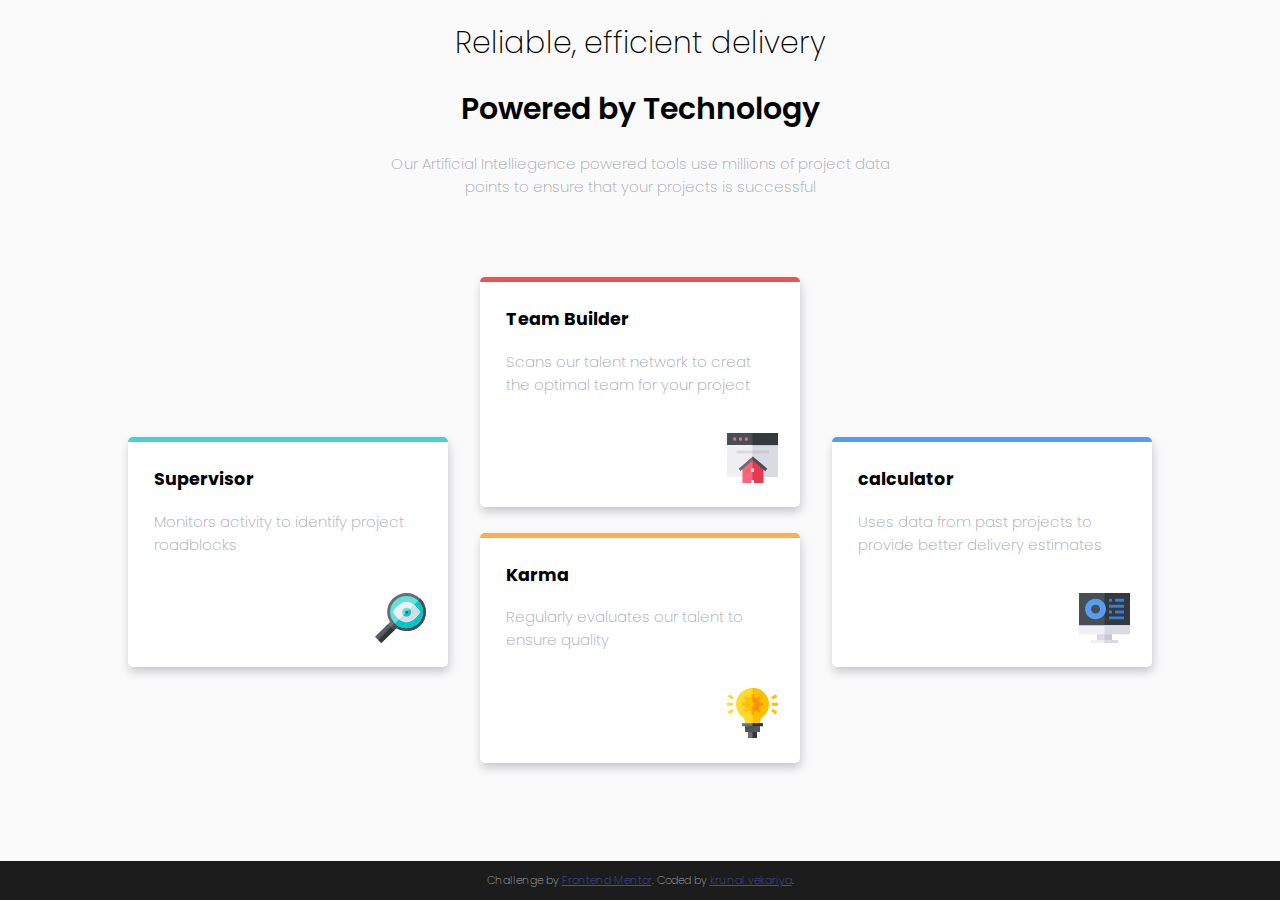
<file: index.html>
<!DOCTYPE html>
<html lang="en">
<head>
  <meta charset="UTF-8">
  <meta name="viewport" content="width=device-width, initial-scale=1.0"> <!-- displays site properly based on user's device -->

  <link rel="icon" type="image/png" sizes="32x32" href="./images/favicon-32x32.png">
    <link href="https://fonts.googleapis.com/css2?family=Poppins:wght@200;400;600&display=swap" rel="stylesheet">
    <link rel="stylesheet" href="style.css" type="text/css">
  
  <title>Frontend Mentor | Four card feature section</title>

  <!-- Feel free to remove these styles or customise in your own stylesheet 👍 -->
  <style>
    .attribution { font-size: 11px; text-align: center; }
    .attribution a { color: hsl(228, 45%, 44%); }
  </style>
</head>
<body>
 
    <div class="container">
    
        <header>  
        <h1 id="h1-1"> Reliable, efficient delivery</h1>
        <h1 id="h1-2"> Powered by Technology</h1>
        
        
    <p>Our Artificial Intelliegence powered tools use millions of project data 
        <br/>   points to ensure that your projects is successful</p>

      </header>
        
     
        <div class="box-container row">
        
        <div class="column column-1"> 
             <div class="box box-1">
               <h3> Supervisor  </h3>
               <p> Monitors activity to identify project roadblocks </p> 
                  <img id="box-1-image" src="images/icon-supervisor.svg" alt="magnified-glass"/>
             </div>
           
        </div>
            
            
        <div  class="column column-2 ">
            
             <div class="box box-2">
                <h3> Team Builder </h3>
                <p> Scans our talent network to creat the optimal team for your project </p> 
                <img id="box-2-image" src="images/icon-team-builder.svg" alt="magnified-glass"/> 
             </div>
            
             <div class="box box-3">
                 
                  <h3> Karma </h3>  
                  <p> Regularly evaluates our talent to ensure quality </p> 
                 <img id="box-3-image" src="images/icon-karma.svg" alt="magnified-glass"/>
             </div>
                
       </div>
            
             <div  class="column column-3">  
            
                <div class="box box-4">
                      <h3> calculator  </h3>
                       <p> Uses data from past projects to provide better delivery estimates </p>
                    <img id="box-4-image" src="images/icon-calculator.svg" alt="magnified-glass"/>
                </div>
        
             </div>
        
            
            
        </div>
    
        
    </div>
    
    
    
    
    
    
    
    
  <footer class="footer">
    <p class="attribution">
      Challenge by <a href="https://www.frontendmentor.io?ref=challenge" target="_blank">Frontend Mentor</a>. 
      Coded by <a href="#">krunal vekariya</a>.
    </p>
  </footer>
</body>
</html>
</file>
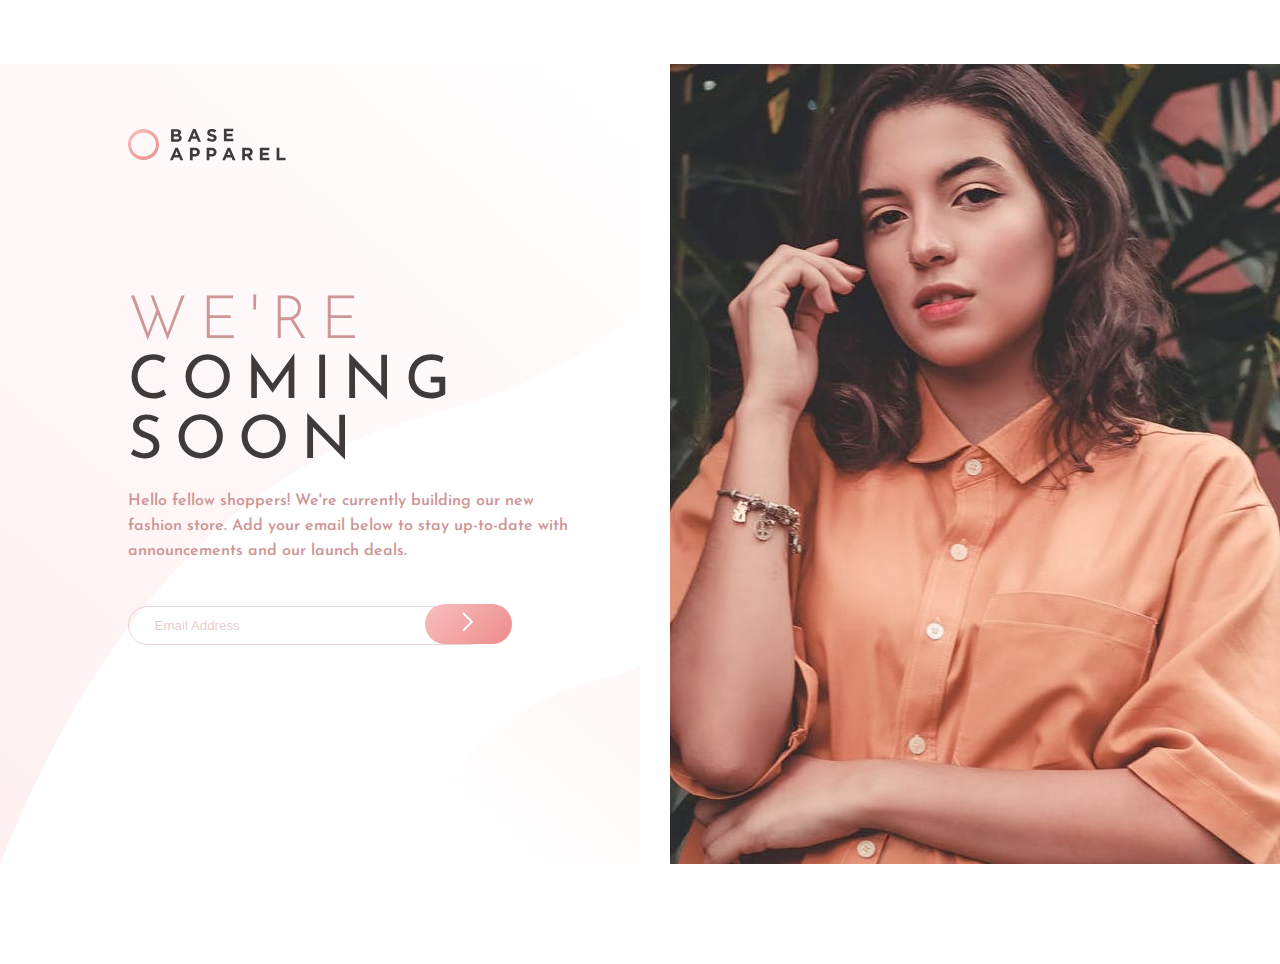
<file: base-apparel-coming-soon-master/index.html>
<!DOCTYPE html>
<html lang="en">
<head>
    
    
  <meta charset="UTF-8">
  <meta name="viewport" content="width=device-width, initial-scale=1.0"> <!-- displays site properly based on user's device -->

    
  <link rel="icon" type="image/png" sizes="32x32" href="./images/favicon-32x32.png">
   <link href="https://fonts.googleapis.com/css2?family=Josefin+Sans:wght@300;400;600&display=swap" rel="stylesheet">
    <link rel="stylesheet" href="style.css" type="text/css">
  
  <title>Frontend Mentor | Base Apparel coming soon page</title>

 
</head>
 
   <body>
      
       
       
       <div class="container">
           
           
           <div id="left-container">
     
               <div id="logo"> 
               
                   <img src="images/logo.svg" alt="logo">
               
               </div>
               
             <header> 
          
               <h1 id="h1-1"> WE'RE </h1>
               <h1 id="h1-2"> COMING </h1>
               <h1 id="h1-3">SOON </h1>
               
                   <p>
                 Hello fellow shoppers! We're currently building our new <br>fashion store. Add your email below to stay up-to-date with announcements and our launch deals.
               </p>
       
               <form>
                <div class="form"> 
                 <input type="email" id="email" name="email"  placeholder="Email Address">
                   <img id="error-img"  src="images/icon-error.svg"/>
                   <button type="submit" id=submit> <img id="arrow" src="images/icon-arrow.svg"> </button>  
                   </div>
               </form>
                 <div id="error-message">  Please provide a valid email  </div>
                 
                 </header>
               
           </div>

           
           <div id="right-container">
           
           <img id="hero-img" src="images/hero-desktop.jpg" alt="hero-image">
           
           </div>
  
       </div>
       
       <script type="text/javascript">

            document.getElementById("submit").onclick = 
                function(){
                    
            var email = document.getElementById("email").value

            var reg = /^([A-Za-z0-9_\-\.])+\@([A-Za-z0-9_\-\.])+\.([A-Za-z]{2,4})$/;

                if (reg.test(email) == false) 
                {
                    document.getElementById("error-message").style.display="block";
                    document.getElementById("error-img").style.display="block";
                    document.getElementById("email").style.border="1px solid  hsl(0, 93%, 68%";

                }
                        else{
                            alert("success full login");
                        }

           }

       </script>
    
   
   </body>
    
    
</html>
</file>
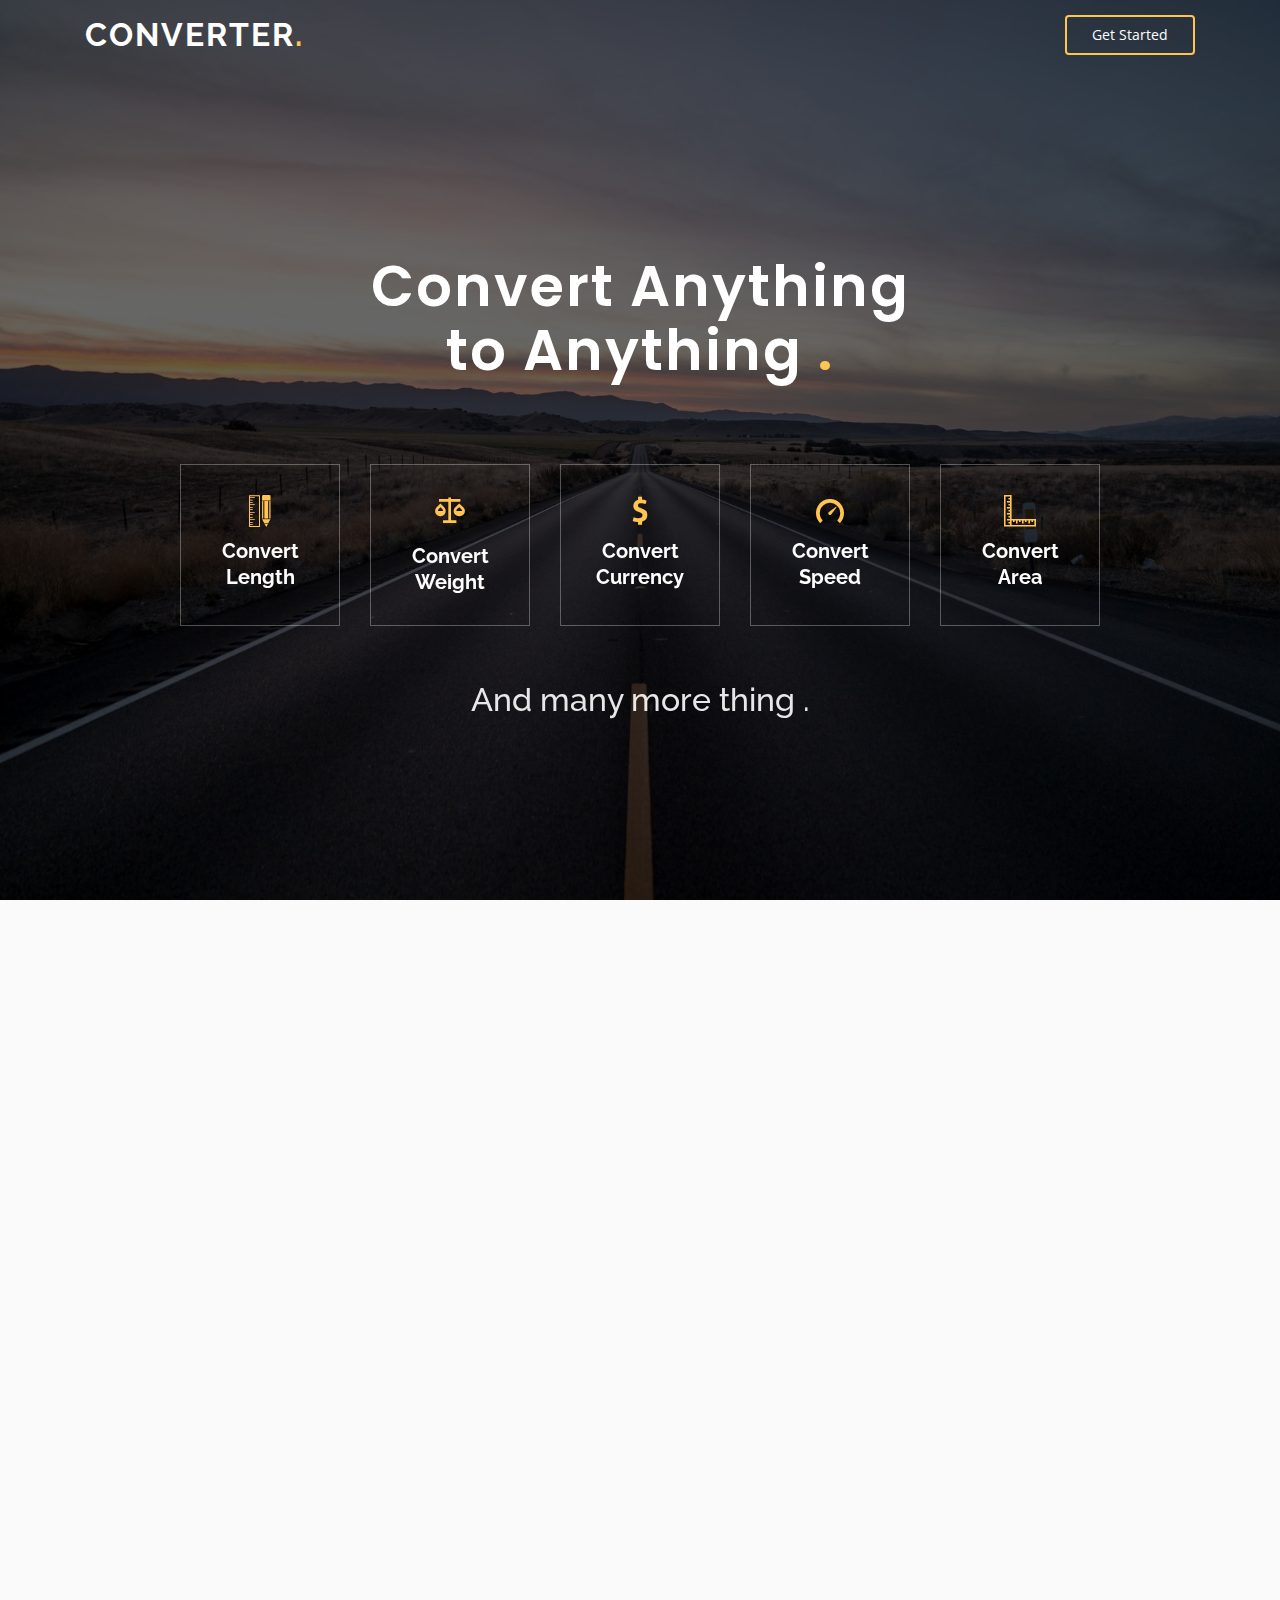
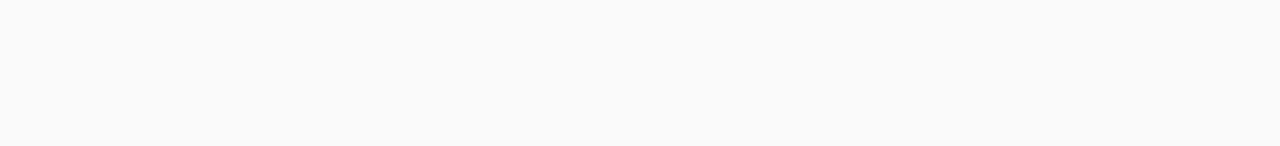
<file: challange2/index.html>
<!DOCTYPE html>
<html lang="en">

<head>
  <meta charset="utf-8">
  <meta content="width=device-width, initial-scale=1.0" name="viewport">

  <title>Gp Bootstrap Template - Index</title>
  <meta content="" name="descriptison">
  <meta content="" name="keywords">



  <!-- Google Fonts -->
  <link href="https://fonts.googleapis.com/css?family=Open+Sans:300,300i,400,400i,600,600i,700,700i|Raleway:300,300i,400,400i,500,500i,600,600i,700,700i|Poppins:300,300i,400,400i,500,500i,600,600i,700,700i" rel="stylesheet">

  <!-- Vendor CSS Files -->
  <link href="assets/vendor/bootstrap/css/bootstrap.min.css" rel="stylesheet">
  <link href="assets/vendor/icofont/icofont.min.css" rel="stylesheet">
 
    <link href="assets/vendor/remixicon/remixicon.css" rel="stylesheet">
  <link href="assets/vendor/owl.carousel/assets/owl.carousel.min.css" rel="stylesheet">
  <link href="assets/vendor/venobox/venobox.css" rel="stylesheet">
  <link href="assets/vendor/aos/aos.css" rel="stylesheet">
   

  <!-- Template Main CSS File -->
  <link href="assets/css/style.css" rel="stylesheet">

    
    
</head>

<body>


    
    <!-- .nav-menu -->
    
    <header id="header" class="fixed-top">
       <div class="container d-flex align-items-center justify-content-between">

              <h1 class="logo"><a href="index.html">Converter<span>.</span></a></h1>

              <a href="#about" class="get-started-btn scrollto">Get Started</a>

    </div>
  </header>
    
    
    <!-- End Header -->

  <!-- ======= Hero Section ======= -->
  <section id="hero" class="d-flex align-items-center justify-content-center">
       <div class="container" data-aos="fade-up">

                <div class="row justify-content-center" data-aos="fade-up" data-aos-delay="150">

                <div class="col-xl-6 col-lg-8">
                  <h1> Convert Anything to Anything <span>.</span></h1>

                </div>
      </div>

      <div class="row  justify-content-center" data-aos="zoom-in" data-aos-delay="250">
        
        <div class="col-xl-2 col-md-4 col-6">
          <div class="icon-box">

              
           <i class="icofont-ruler-pencil-alt-1"></i>
        
            <h3><a href="">Convert Length</a></h3>
          </div>
        </div>
        <div class="col-xl-2 col-md-4 col-6 ">
          <div class="icon-box">
              

              <i class="ri-scales-fill"></i> 
              
              
            <h3><a href="">Convert Weight</a></h3>
          </div>
        </div>
        <div class="col-xl-2 col-md-4 col-6 mt-4 mt-md-0">
          <div class="icon-box">

              <i class="icofont-dollar"></i>
              
            <h3><a href="">Convert Currency</a></h3>
          </div>
        </div>
        <div class="col-xl-2 col-md-4 col-6 mt-4 mt-xl-0">
          <div class="icon-box">
              

             <i class="icofont-speed-meter"></i>
            <h3><a href=""> Convert Speed</a></h3>
          </div>
        </div>
        <div class="col-xl-2 col-md-4 col-6 mt-4 mt-xl-0">
          <div class="icon-box">
              

             <i class="icofont-ruler-alt-1"></i>
            <h3><a href="">Convert Area </a></h3>
          </div>
        </div>
          
   
      </div>
        
        <h2>And many more thing .</h2>

    </div>
      
  </section><!-- End Hero -->
    
    
    
      <section id="about" class="about">
      <div class="container" data-aos="fade-up">

        <div class="row">
          <div class="col-lg-6 order-1 order-lg-2" data-aos="fade-left" data-aos-delay="100">
            
              <div id="right-head"> 
              <h2> SELECT UNIT YOU WANT TO CONVERT </h2>
                  
              </div>
            
              
              
              <table class="table ">
         
                    <tbody>
                      <tr>
                        <td><a href="#">   <h4>Length </h4> </a> </td>
                          <td> <a href="#">  <h4> Weight </h4> </a> </td>
                          <td><a href="#">   <h4> Currency </h4> </a> </td>
                      </tr>
                    
                      <tr>
                        <td> <a href="#">   <h4> Temperature </h4></a> </td>
                        <td> <a href="#">  <h4> Area </h4> </a></td>
                        <td> <a href="#">  <h4> Liquid  </h4> </td>
                      </tr>
                      <tr>
                        <td> <a href="#">  <h4> Distance  </h4> </a></td>
                        <td> <a href="#">  <h4> Volume  </h4></a> </td>
                        <td> <a href="#">  <h4> Speed  </h4></a> </td>
                      </tr>
                      <tr>
                        <td> <a href="#"> <h4> Mass </h4></a> </td>
                        <td>   </td>
                          <td>   </td>
                      </tr>
                        
                    </tbody>
            </table>
  
            </div>
            
          <div class="col-lg-6 pt-4 pt-lg-0 order-2 order-lg-1 content" data- aos="fade-right" data-aos-delay="100">
          <div class="box-wrapper">  
              
             <div id="left-box">
                 
                
               <div class="left-box-header"> 
                 
                    <p> FROM   </p>   
                 
                    <div class="style-dropdown">
                        
                      <select>  
                               <option> USD  </option>
                                <option> CAD </option>
                                <option> HOD  </option>
                                <option> INR </option>
                                <option> POUND </option> 
                                <option>  PAISA  </option>
                           </select>  
                        
                    </div> 
                 </div> 
                 
                   <input type="text" >
             
              </div>  
            
             <div id="right-box">
                 
            <div class="right-box-header"> 
                 
                 <p>  To  </p>
                 
                   <div class="style-dropdown">
                        
                      <select>                                                           <option> USD  </option>
                                <option> CAD </option>
                                <option> HOD  </option>
                                <option> INR </option>
                                <option> POUND </option> 
                                <option>  PAISA  </option>
                           </select>  
                        
                    </div> 
                 </div>
            
               <input type="text">
              
            </div>
                  
                  
              </div>
              
            </div>
              
        </div>
          
           </div>

    





    <!-- ======= Clients Section ======= -->
    <section id="clients" class="clients">
      <div class="container" data-aos="zoom-in">

        <div class="owl-carousel clients-carousel">
          <img src="assets/img/clients/length.png" alt="">
          <img src="assets/img/clients/Weight.png" alt="">
          <img src="assets/img/clients/Currency.png" alt="">
          <img src="assets/img/clients/Mass.png" alt="">
          <img src="assets/img/clients/Temp.png" alt="">
          <img src="assets/img/clients/AREA.png" alt="">
          <img src="assets/img/clients/Liquid.png" alt="">
          <img src="assets/img/clients/SPEED.png" alt="">
            <img src="assets/img/clients/Distance.png" alt="">
             <img src="assets/img/clients/Volume.png" alt="">
   
        </div>

      </div>
    </section><!-- End Clients Section -->

          </section>
        <!-- End About Section -->
    

    
    <div>     

    </div>
        

  <!-- Vendor JS Files -->

  <script src="assets/vendor/jquery/jquery.min.js"></script>
  <script src="assets/vendor/bootstrap/js/bootstrap.bundle.min.js"></script>
  <script src="assets/vendor/jquery.easing/jquery.easing.min.js"></script>
  <script src="assets/vendor/owl.carousel/owl.carousel.min.js"></script>
  <script src="assets/vendor/isotope-layout/isotope.pkgd.min.js"></script>
  <script src="assets/vendor/venobox/venobox.min.js"></script>
  <script src="assets/vendor/waypoints/jquery.waypoints.min.js"></script>
  <script src="assets/vendor/counterup/counterup.min.js"></script>
  <script src="assets/vendor/aos/aos.js"></script>


<!--   Template Main JS File -->
    

    
  <script src="assets/js/main.js"></script>
     

</body>

</html>
</file>
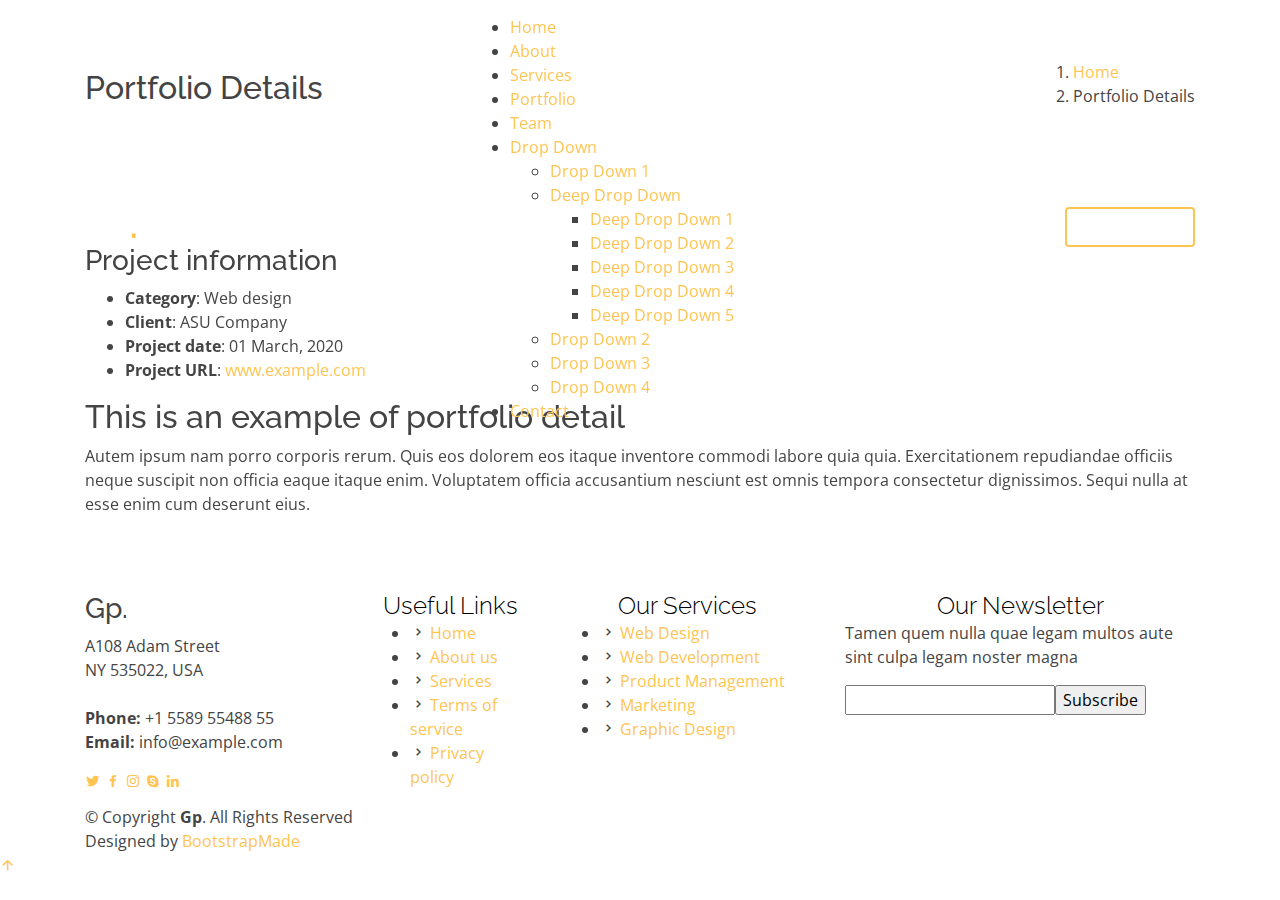
<file: challange2/portfolio-details.html>
<!DOCTYPE html>
<html lang="en">

<head>
  <meta charset="utf-8">
  <meta content="width=device-width, initial-scale=1.0" name="viewport">

  <title>Portfolio Details - Gp Bootstrap Template</title>
  <meta content="" name="descriptison">
  <meta content="" name="keywords">

  <!-- Favicons -->
  <link href="assets/img/favicon.png" rel="icon">
  <link href="assets/img/apple-touch-icon.png" rel="apple-touch-icon">

  <!-- Google Fonts -->
  <link href="https://fonts.googleapis.com/css?family=Open+Sans:300,300i,400,400i,600,600i,700,700i|Raleway:300,300i,400,400i,500,500i,600,600i,700,700i|Poppins:300,300i,400,400i,500,500i,600,600i,700,700i" rel="stylesheet">

  <!-- Vendor CSS Files -->
  <link href="assets/vendor/bootstrap/css/bootstrap.min.css" rel="stylesheet">
  <link href="assets/vendor/icofont/icofont.min.css" rel="stylesheet">
  <link href="assets/vendor/boxicons/css/boxicons.min.css" rel="stylesheet">
  <link href="assets/vendor/owl.carousel/assets/owl.carousel.min.css" rel="stylesheet">
  <link href="assets/vendor/venobox/venobox.css" rel="stylesheet">
  <link href="assets/vendor/remixicon/remixicon.css" rel="stylesheet">
  <link href="assets/vendor/aos/aos.css" rel="stylesheet">

  <!-- Template Main CSS File -->
  <link href="assets/css/style.css" rel="stylesheet">

  <!-- =======================================================
  * Template Name: Gp - v2.0.0
  * Template URL: https://bootstrapmade.com/gp-free-multipurpose-html-bootstrap-template/
  * Author: BootstrapMade.com
  * License: https://bootstrapmade.com/license/
  ======================================================== -->
</head>

<body>

  <!-- ======= Header ======= -->
  <header id="header" class="fixed-top header-inner-pages">
    <div class="container d-flex align-items-center justify-content-between">

      <h1 class="logo"><a href="index.html">Gp<span>.</span></a></h1>
      <!-- Uncomment below if you prefer to use an image logo -->
      <!-- <a href="index.html" class="logo"><img src="assets/img/logo.png" alt="" class="img-fluid"></a>-->

      <nav class="nav-menu d-none d-lg-block">
        <ul>
          <li><a href="index.html">Home</a></li>
          <li><a href="#about">About</a></li>
          <li><a href="#services">Services</a></li>
          <li class="active"><a href="#portfolio">Portfolio</a></li>
          <li><a href="#team">Team</a></li>
          <li class="drop-down"><a href="">Drop Down</a>
            <ul>
              <li><a href="#">Drop Down 1</a></li>
              <li class="drop-down"><a href="#">Deep Drop Down</a>
                <ul>
                  <li><a href="#">Deep Drop Down 1</a></li>
                  <li><a href="#">Deep Drop Down 2</a></li>
                  <li><a href="#">Deep Drop Down 3</a></li>
                  <li><a href="#">Deep Drop Down 4</a></li>
                  <li><a href="#">Deep Drop Down 5</a></li>
                </ul>
              </li>
              <li><a href="#">Drop Down 2</a></li>
              <li><a href="#">Drop Down 3</a></li>
              <li><a href="#">Drop Down 4</a></li>
            </ul>
          </li>
          <li><a href="#contact">Contact</a></li>

        </ul>
      </nav><!-- .nav-menu -->

      <a href="#about" class="get-started-btn scrollto">Get Started</a>

    </div>
  </header><!-- End Header -->

  <main id="main">

    <!-- ======= Breadcrumbs ======= -->
    <section id="breadcrumbs" class="breadcrumbs">
      <div class="container">

        <div class="d-flex justify-content-between align-items-center">
          <h2>Portfolio Details</h2>
          <ol>
            <li><a href="index.html">Home</a></li>
            <li>Portfolio Details</li>
          </ol>
        </div>

      </div>
    </section><!-- End Breadcrumbs -->

    <!-- ======= Portfolio Details Section ======= -->
    <section id="portfolio-details" class="portfolio-details">
      <div class="container" data-aos="fade-up">

        <div class="portfolio-details-container">

          <div class="owl-carousel portfolio-details-carousel">
            <img src="assets/img/portfolio/portfolio-details-1.jpg" class="img-fluid" alt="">
            <img src="assets/img/portfolio/portfolio-details-2.jpg" class="img-fluid" alt="">
            <img src="assets/img/portfolio/portfolio-details-3.jpg" class="img-fluid" alt="">
          </div>

          <div class="portfolio-info">
            <h3>Project information</h3>
            <ul>
              <li><strong>Category</strong>: Web design</li>
              <li><strong>Client</strong>: ASU Company</li>
              <li><strong>Project date</strong>: 01 March, 2020</li>
              <li><strong>Project URL</strong>: <a href="#">www.example.com</a></li>
            </ul>
          </div>

        </div>

        <div class="portfolio-description">
          <h2>This is an example of portfolio detail</h2>
          <p>
            Autem ipsum nam porro corporis rerum. Quis eos dolorem eos itaque inventore commodi labore quia quia. Exercitationem repudiandae officiis neque suscipit non officia eaque itaque enim. Voluptatem officia accusantium nesciunt est omnis tempora consectetur dignissimos. Sequi nulla at esse enim cum deserunt eius.
          </p>
        </div>

      </div>
    </section><!-- End Portfolio Details Section -->

  </main><!-- End #main -->

  <!-- ======= Footer ======= -->
  <footer id="footer">
    <div class="footer-top">
      <div class="container">
        <div class="row">

          <div class="col-lg-3 col-md-6">
            <div class="footer-info">
              <h3>Gp<span>.</span></h3>
              <p>
                A108 Adam Street <br>
                NY 535022, USA<br><br>
                <strong>Phone:</strong> +1 5589 55488 55<br>
                <strong>Email:</strong> info@example.com<br>
              </p>
              <div class="social-links mt-3">
                <a href="#" class="twitter"><i class="bx bxl-twitter"></i></a>
                <a href="#" class="facebook"><i class="bx bxl-facebook"></i></a>
                <a href="#" class="instagram"><i class="bx bxl-instagram"></i></a>
                <a href="#" class="google-plus"><i class="bx bxl-skype"></i></a>
                <a href="#" class="linkedin"><i class="bx bxl-linkedin"></i></a>
              </div>
            </div>
          </div>

          <div class="col-lg-2 col-md-6 footer-links">
            <h4>Useful Links</h4>
            <ul>
              <li><i class="bx bx-chevron-right"></i> <a href="#">Home</a></li>
              <li><i class="bx bx-chevron-right"></i> <a href="#">About us</a></li>
              <li><i class="bx bx-chevron-right"></i> <a href="#">Services</a></li>
              <li><i class="bx bx-chevron-right"></i> <a href="#">Terms of service</a></li>
              <li><i class="bx bx-chevron-right"></i> <a href="#">Privacy policy</a></li>
            </ul>
          </div>

          <div class="col-lg-3 col-md-6 footer-links">
            <h4>Our Services</h4>
            <ul>
              <li><i class="bx bx-chevron-right"></i> <a href="#">Web Design</a></li>
              <li><i class="bx bx-chevron-right"></i> <a href="#">Web Development</a></li>
              <li><i class="bx bx-chevron-right"></i> <a href="#">Product Management</a></li>
              <li><i class="bx bx-chevron-right"></i> <a href="#">Marketing</a></li>
              <li><i class="bx bx-chevron-right"></i> <a href="#">Graphic Design</a></li>
            </ul>
          </div>

          <div class="col-lg-4 col-md-6 footer-newsletter">
            <h4>Our Newsletter</h4>
            <p>Tamen quem nulla quae legam multos aute sint culpa legam noster magna</p>
            <form action="" method="post">
              <input type="email" name="email"><input type="submit" value="Subscribe">
            </form>

          </div>

        </div>
      </div>
    </div>

    <div class="container">
      <div class="copyright">
        &copy; Copyright <strong><span>Gp</span></strong>. All Rights Reserved
      </div>
      <div class="credits">
        <!-- All the links in the footer should remain intact. -->
        <!-- You can delete the links only if you purchased the pro version. -->
        <!-- Licensing information: https://bootstrapmade.com/license/ -->
        <!-- Purchase the pro version with working PHP/AJAX contact form: https://bootstrapmade.com/gp-free-multipurpose-html-bootstrap-template/ -->
        Designed by <a href="https://bootstrapmade.com/">BootstrapMade</a>
      </div>
    </div>
  </footer><!-- End Footer -->

  <a href="#" class="back-to-top"><i class="ri-arrow-up-line"></i></a>
  <div id="preloader"></div>

  <!-- Vendor JS Files -->
  <script src="assets/vendor/jquery/jquery.min.js"></script>
  <script src="assets/vendor/bootstrap/js/bootstrap.bundle.min.js"></script>
  <script src="assets/vendor/jquery.easing/jquery.easing.min.js"></script>
  <script src="assets/vendor/php-email-form/validate.js"></script>
  <script src="assets/vendor/owl.carousel/owl.carousel.min.js"></script>
  <script src="assets/vendor/isotope-layout/isotope.pkgd.min.js"></script>
  <script src="assets/vendor/venobox/venobox.min.js"></script>
  <script src="assets/vendor/waypoints/jquery.waypoints.min.js"></script>
  <script src="assets/vendor/counterup/counterup.min.js"></script>
  <script src="assets/vendor/aos/aos.js"></script>

  <!-- Template Main JS File -->
  <script src="assets/js/main.js"></script>

</body>

</html>
</file>
<file: style.css>
/*  GENERAl  */


*{
    box-sizing: border-box;
}


body{

    margin: 0;
    padding: 0;
    font-family: 'Poppins', sans-serif;
    font-size: 15px;
     background-color: hsl(0, 0%, 98%); 
}


.container{
    
    width:100%;
}

/*  HEADER   */

h1,h2{
    text-align: center;
}

#h1-1{
   font-weight:  200;   
}

#h1-2{
    font-weight: 600;
}

 header p{
    text-align: center;
    
   
}

p{  
    font-weight: 200;
    color:  hsl(229, 6%, 66%);
}

/*  GRID   */

.row:after {
  content: "";
  display: table;
  clear: both;
}


 .box{
    
     background: #fff;
     padding-left:8%;
     padding-top: 2%;
     padding-right: 7%;
     height: 230px;
     
    
     border-radius: 5px; 
     
     font-weight: 400;
     
      box-shadow: 1px 5px 10px  hsl(234, 9%, 80%) ;
}


.box-1{
    border-top: 5px solid hsl(180, 62%, 55%);
}

.box-2{
    border-top: 5px solid hsl(0, 78%, 62%);
  
}

.box-3{
    
     border-top: 5px solid hsl(34, 97%, 64%);
}

.box-4{
    border-top: 5px solid hsl(212, 86%, 64%);
}

.box-container{
    position: absolute;
    width: 100%;
    margin-top: 5%;
    margin-left: 10%;
    margin-right: 10%;
}

.box-container:after{
    
    position: static;
    
}

.box-2{
    
    margin-bottom: 8%;
}

#box-1-image,#box-2-image,#box-3-image,#box-4-image{
    margin-top: 8%;
    height: 23%;
    float: right
}



.column{
    
    float: left ;
    width: 25%;
}

.column-1{
    margin-top: 12.5%;
}


.column-3{
    margin-top: 12.5%;
}


.column-2{
 
    margin-left: 2.5%;
    margin-right: 2.5%;    
}

.footer {
  position: fixed;
  left: 0;
  bottom: 0;
  width: 100%;
  background-color: rgb(28, 28, 28);
  color: white;
  text-align: center;
}



@media screen and (max-width: 600px) {
    .body{
         width: 375px;
        margin: 0;
        padding: 0;
      
    }
    .container{
         margin: 0;
        padding: 0;        
    }
  .column {
      margin: 0;
        padding: 0;
      width:375px;
      
    
  }
    .box-container{
         margin: 0;
        padding: 0;
        padding-left: 5%;
        padding-right: 3%;
        clear: both;
         width: 375px;
        margin-bottom: 15%;
       
       
    }
    
    .box{
         margin: 0;
        padding: 2% 7% 2% 7% ;
         width: 300px;
        margin-bottom: 7%
      
    }
  
}
</file>
<file: base-apparel-coming-soon-master/style.css>
body{
    margin: 0;
    padding: 0;
}

body{
    width: 100%;
    font-family: 'Josefin Sans', sans-serif;
    Font size: 16px;
    box-sizing: border-box;
}

.container{
    widows: 100%;
    margin-top: 5%;

}

#logo{
    
    margin-top: 10%;
    margin-left: 20%;
}

#left-container{
   width: 50%;
    height: 800px;
    background-image: url(images/bg-pattern-desktop.svg); 
    background-image: cover;
    float: left;
    
}

header{
    margin-top: 20%;
    margin-left: 20%
}

p{
    font-weight: 600;
    color:hsl(0, 36%, 70%) ;
    line-height: 25px;
}

h1{
    letter-spacing:12px; 
   margin-bottom: 0%;
    margin-top: 0%;
}

#h1-1{
    
    font-size: 60px;
    font-weight: 300;
    color: hsl(0, 36%, 70%);
   
}

#h1-2{
    
    font-size: 60px;
    font-weight: 400;
    
    color: hsl(0, 6%, 24%);
   
}
#h1-3{
    font-size: 60px;
    font-weight: 400;
    color: hsl(0, 6%, 24%); 
    
}

   

#right-container{
  

    float: right;
    
    height: 100vh;
    
}

#hero-img{
   
}

  input{
      float: left;
      margin-top: 5%;
      border-style: none;
      border: 1px solid hsl(0, 36%, 70% ,40%) ;
      background: transparent;
      height: 35px;
      width: 330px;
      border-radius: 25px;
      padding-left: 5%;
      
}

::placeholder {
    
    /* Chrome, Firefox, Opera, Safari 10.1+ */
    
    font-family:  font-family: 'Josefin Sans', sans-serif;
    color: hsl(0, 36%, 70%,50%);
    opacity: 1

}

button{
    position: relative;
    float: right;
    height: 40px;
    width: 17%;
    background-image: linear-gradient(135deg,hsl(0, 80%, 86%),hsl(0, 74%, 74%));
    border-radius: 25px;
    border: none;
    
     margin-top: -8%;
    margin-right: 25%;
}

button:hover
{
    background-image: hsl(0, 100%, 98%);
    box-shadow: 0px 4px 20px 8px hsl(0, 80%, 86%) ;
        
}

form:after{
    
    clear: both;
}

#error-img{
    float: left;
    position: relative;
    margin-top: -6%;
    margin-left: 50%;
    display: none;
}

#error-message{
   
   color: hsl(0, 93%, 68%) !important;
    position: absolute;
    margin-top: 6%;
    margin-left: 3%;
     display: none;
}
</file>
<file: challange2/assets/vendor/venobox/venobox.css>
/* ------ venobox.css --------*/
.vbox-overlay *, .vbox-overlay *:before, .vbox-overlay *:after{
    -webkit-backface-visibility: hidden;
    -webkit-box-sizing:border-box;
    -moz-box-sizing:border-box;
    box-sizing:border-box;
}
.vbox-overlay * { 
    -webkit-backface-visibility: visible;
    backface-visibility: visible;
}
.vbox-overlay{
    display: -webkit-flex;
    display: flex;
    -webkit-flex-direction: column;
    flex-direction: column;
    -webkit-justify-content: center;
    justify-content: center;
    -webkit-align-items: center;
    align-items: center;
    position: fixed;
    left: 0;
    top: 0;
    bottom: 0;
    right: 0;
    z-index: 999999;
}

/* ----- navigation ----- */
.vbox-title{
    width: 100%;
    height: 40px;
    float: left;
    text-align: center;
    line-height: 28px;
    font-size: 12px;
    padding: 6px 50px;
    overflow: hidden;
    position: fixed;
    display: none;
    left: 0;
    z-index: 89;
}
.vbox-close{
    cursor: pointer;
    position: fixed;
    top: -1px;
    right: 0;
    width: 50px;
    height: 40px;
    padding: 6px;
    display: block;
    background-position:10px center;
    overflow: hidden;
    font-size: 24px;
    line-height: 1;
    text-align: center;
    z-index: 99;
}
.vbox-left{
    cursor: pointer;
    position: fixed;
    left: 0;
    height: 40px;
    overflow: hidden;
    line-height: 28px;
    font-size: 12px;
    z-index: 99;
    display: flex;
    align-items:center;
}
.vbox-num{
    display: inline-block;
    margin: 6px 0 6px 15px;
}
/* ----- Social share ----- */
.vbox-share{
    line-height: 28px;
    font-size: 12px;
    overflow: hidden;
    position: fixed;
    left: 0;
    z-index: 98;
    display: flex;
    align-items:center;
    justify-content: center;
    width: 100%;
    text-align: center;
}
.vbox-share svg{
    max-height: 28px;
    width: 28px;
    z-index: 10;
    margin-left: 12px;
    margin-top: 6px;
    margin-bottom: 6px;
    vertical-align: middle;
}


/* ----- navigation ARROWS ----- */
.vbox-next, .vbox-prev{
    position: fixed;
    top: 50%;
    margin-top: -15px;
    overflow: hidden;
    cursor: pointer;
    display: block;
    width: 45px;
    height: 45px;
    z-index: 99;
}
.vbox-next span, .vbox-prev span{
    position: relative;
    width: 20px;
    height: 20px;
    border: 2px solid transparent;
    border-top-color: #B6B6B6;
    border-right-color: #B6B6B6;
    text-indent: -100px;
    position: absolute;
    top: 8px;
    display: block;
}
.vbox-prev{
    left: 15px;
}
.vbox-next{
    right: 15px;
}
.vbox-prev span{
    left: 10px;
    -ms-transform: rotate(-135deg);
    -webkit-transform: rotate(-135deg);
    transform: rotate(-135deg);
}
.vbox-next span{
    -ms-transform: rotate(45deg);
    -webkit-transform: rotate(45deg);
    transform: rotate(45deg);
    right: 10px;
}
/* ------- inline window ------ */
.vbox-inline{
    width: 420px;
    height: 315px;
    height: 70vh;
    padding: 10px;
    background: #fff;
    margin: 0 auto;
    overflow: auto;
    text-align: left;
}
/* ------- Video & iFrames window ------ */
.venoframe{
    max-width: 100%;
    width: 100%;
    border: none;
    width: 100%;
    height: 260px;
    height: 70vh;
}
.venoframe.vbvid{
    height: 260px;
}
@media (min-width: 768px) {
    .venoframe, .vbox-inline{
        width: 90%;
        height: 360px;
        height: 70vh;
    }
    .venoframe.vbvid{
        width: 640px;
        height: 360px;
    }
}
@media (min-width: 992px) {
    .venoframe, .vbox-inline{
        max-width: 1200px;
        width: 80%;
        height: 540px;
        height: 70vh;
    }
    .venoframe.vbvid{
        width: 960px;
        height: 540px;
    }
}
/* 
Please do NOT edit this part! 
or at least read this note: http://i.imgur.com/7C0ws9e.gif
*/
.vbox-open{
    overflow: hidden;
}
.vbox-container{
    position: absolute;
    left: 0;
    right: 0;
    top: 0;
    bottom: 0;
    overflow-x: hidden;
    overflow-y: scroll;
    overflow-scrolling: touch;
    -webkit-overflow-scrolling: touch;
    z-index: 20;
    max-height: 100%;

}

.vbox-content{
    text-align: center;
    float: left;
    width: 100%;
    position: relative;
    overflow: hidden;
    padding: 20px 4%;
}
.vbox-container img{
    max-width: 100%;
    height: auto;
}
.vbox-figlio{
    box-shadow: 0 0 12px rgba(0,0,0,0.19), 0 6px 6px rgba(0,0,0,0.23);
    max-width: 100%;
    text-align: initial;
}
img.vbox-figlio{
    -webkit-user-select: none;
-khtml-user-select: none;
-moz-user-select: none;
-o-user-select: none;
user-select: none;
}
.vbox-content.swipe-left{
    margin-left: -200px !important;
}
.vbox-content.swipe-right{
    margin-left: 200px !important;
}
.vbox-animated{
    webkit-transition: margin 300ms ease-out;
    transition: margin 300ms ease-out;
}

/* ---------- preloader ----------
 * SPINKIT 
 * http://tobiasahlin.com/spinkit/
-------------------------------- */
.sk-double-bounce,.sk-rotating-plane{width:40px;height:40px;margin:40px auto}.sk-rotating-plane{background-color:#333;-webkit-animation:sk-rotatePlane 1.2s infinite ease-in-out;animation:sk-rotatePlane 1.2s infinite ease-in-out}@-webkit-keyframes sk-rotatePlane{0%{-webkit-transform:perspective(120px) rotateX(0) rotateY(0);transform:perspective(120px) rotateX(0) rotateY(0)}50%{-webkit-transform:perspective(120px) rotateX(-180.1deg) rotateY(0);transform:perspective(120px) rotateX(-180.1deg) rotateY(0)}100%{-webkit-transform:perspective(120px) rotateX(-180deg) rotateY(-179.9deg);transform:perspective(120px) rotateX(-180deg) rotateY(-179.9deg)}}@keyframes sk-rotatePlane{0%{-webkit-transform:perspective(120px) rotateX(0) rotateY(0);transform:perspective(120px) rotateX(0) rotateY(0)}50%{-webkit-transform:perspective(120px) rotateX(-180.1deg) rotateY(0);transform:perspective(120px) rotateX(-180.1deg) rotateY(0)}100%{-webkit-transform:perspective(120px) rotateX(-180deg) rotateY(-179.9deg);transform:perspective(120px) rotateX(-180deg) rotateY(-179.9deg)}}.sk-double-bounce{position:relative}.sk-double-bounce .sk-child{width:100%;height:100%;border-radius:50%;background-color:#333;opacity:.6;position:absolute;top:0;left:0;-webkit-animation:sk-doubleBounce 2s infinite ease-in-out;animation:sk-doubleBounce 2s infinite ease-in-out}.sk-chasing-dots .sk-child,.sk-spinner-pulse,.sk-three-bounce .sk-child{background-color:#333;border-radius:100%}.sk-double-bounce .sk-double-bounce2{-webkit-animation-delay:-1s;animation-delay:-1s}@-webkit-keyframes sk-doubleBounce{0%,100%{-webkit-transform:scale(0);transform:scale(0)}50%{-webkit-transform:scale(1);transform:scale(1)}}@keyframes sk-doubleBounce{0%,100%{-webkit-transform:scale(0);transform:scale(0)}50%{-webkit-transform:scale(1);transform:scale(1)}}.sk-wave{margin:40px auto;width:50px;height:40px;text-align:center;font-size:10px}.sk-wave .sk-rect{background-color:#333;height:100%;width:6px;display:inline-block;-webkit-animation:sk-waveStretchDelay 1.2s infinite ease-in-out;animation:sk-waveStretchDelay 1.2s infinite ease-in-out}.sk-wave .sk-rect1{-webkit-animation-delay:-1.2s;animation-delay:-1.2s}.sk-wave .sk-rect2{-webkit-animation-delay:-1.1s;animation-delay:-1.1s}.sk-wave .sk-rect3{-webkit-animation-delay:-1s;animation-delay:-1s}.sk-wave .sk-rect4{-webkit-animation-delay:-.9s;animation-delay:-.9s}.sk-wave .sk-rect5{-webkit-animation-delay:-.8s;animation-delay:-.8s}@-webkit-keyframes sk-waveStretchDelay{0%,100%,40%{-webkit-transform:scaleY(.4);transform:scaleY(.4)}20%{-webkit-transform:scaleY(1);transform:scaleY(1)}}@keyframes sk-waveStretchDelay{0%,100%,40%{-webkit-transform:scaleY(.4);transform:scaleY(.4)}20%{-webkit-transform:scaleY(1);transform:scaleY(1)}}.sk-wandering-cubes{margin:40px auto;width:40px;height:40px;position:relative}.sk-wandering-cubes .sk-cube{background-color:#333;width:10px;height:10px;position:absolute;top:0;left:0;-webkit-animation:sk-wanderingCube 1.8s ease-in-out -1.8s infinite both;animation:sk-wanderingCube 1.8s ease-in-out -1.8s infinite both}.sk-chasing-dots,.sk-spinner-pulse{width:40px;height:40px;margin:40px auto}.sk-wandering-cubes .sk-cube2{-webkit-animation-delay:-.9s;animation-delay:-.9s}@-webkit-keyframes sk-wanderingCube{0%{-webkit-transform:rotate(0);transform:rotate(0)}25%{-webkit-transform:translateX(30px) rotate(-90deg) scale(.5);transform:translateX(30px) rotate(-90deg) scale(.5)}50%{-webkit-transform:translateX(30px) translateY(30px) rotate(-179deg);transform:translateX(30px) translateY(30px) rotate(-179deg)}50.1%{-webkit-transform:translateX(30px) translateY(30px) rotate(-180deg);transform:translateX(30px) translateY(30px) rotate(-180deg)}75%{-webkit-transform:translateX(0) translateY(30px) rotate(-270deg) scale(.5);transform:translateX(0) translateY(30px) rotate(-270deg) scale(.5)}100%{-webkit-transform:rotate(-360deg);transform:rotate(-360deg)}}@keyframes sk-wanderingCube{0%{-webkit-transform:rotate(0);transform:rotate(0)}25%{-webkit-transform:translateX(30px) rotate(-90deg) scale(.5);transform:translateX(30px) rotate(-90deg) scale(.5)}50%{-webkit-transform:translateX(30px) translateY(30px) rotate(-179deg);transform:translateX(30px) translateY(30px) rotate(-179deg)}50.1%{-webkit-transform:translateX(30px) translateY(30px) rotate(-180deg);transform:translateX(30px) translateY(30px) rotate(-180deg)}75%{-webkit-transform:translateX(0) translateY(30px) rotate(-270deg) scale(.5);transform:translateX(0) translateY(30px) rotate(-270deg) scale(.5)}100%{-webkit-transform:rotate(-360deg);transform:rotate(-360deg)}}.sk-spinner-pulse{-webkit-animation:sk-pulseScaleOut 1s infinite ease-in-out;animation:sk-pulseScaleOut 1s infinite ease-in-out}@-webkit-keyframes sk-pulseScaleOut{0%{-webkit-transform:scale(0);transform:scale(0)}100%{-webkit-transform:scale(1);transform:scale(1);opacity:0}}@keyframes sk-pulseScaleOut{0%{-webkit-transform:scale(0);transform:scale(0)}100%{-webkit-transform:scale(1);transform:scale(1);opacity:0}}.sk-chasing-dots{position:relative;text-align:center;-webkit-animation:sk-chasingDotsRotate 2s infinite linear;animation:sk-chasingDotsRotate 2s infinite linear}.sk-chasing-dots .sk-child{width:60%;height:60%;display:inline-block;position:absolute;top:0;-webkit-animation:sk-chasingDotsBounce 2s infinite ease-in-out;animation:sk-chasingDotsBounce 2s infinite ease-in-out}.sk-chasing-dots .sk-dot2{top:auto;bottom:0;-webkit-animation-delay:-1s;animation-delay:-1s}@-webkit-keyframes sk-chasingDotsRotate{100%{-webkit-transform:rotate(360deg);transform:rotate(360deg)}}@keyframes sk-chasingDotsRotate{100%{-webkit-transform:rotate(360deg);transform:rotate(360deg)}}@-webkit-keyframes sk-chasingDotsBounce{0%,100%{-webkit-transform:scale(0);transform:scale(0)}50%{-webkit-transform:scale(1);transform:scale(1)}}@keyframes sk-chasingDotsBounce{0%,100%{-webkit-transform:scale(0);transform:scale(0)}50%{-webkit-transform:scale(1);transform:scale(1)}}.sk-three-bounce{margin:40px auto;width:80px;text-align:center}.sk-three-bounce .sk-child{width:20px;height:20px;display:inline-block;-webkit-animation:sk-three-bounce 1.4s ease-in-out 0s infinite both;animation:sk-three-bounce 1.4s ease-in-out 0s infinite both}.sk-circle .sk-child:before,.sk-fading-circle .sk-circle:before{display:block;border-radius:100%;content:'';background-color:#333}.sk-three-bounce .sk-bounce1{-webkit-animation-delay:-.32s;animation-delay:-.32s}.sk-three-bounce .sk-bounce2{-webkit-animation-delay:-.16s;animation-delay:-.16s}@-webkit-keyframes sk-three-bounce{0%,100%,80%{-webkit-transform:scale(0);transform:scale(0)}40%{-webkit-transform:scale(1);transform:scale(1)}}@keyframes sk-three-bounce{0%,100%,80%{-webkit-transform:scale(0);transform:scale(0)}40%{-webkit-transform:scale(1);transform:scale(1)}}.sk-circle{margin:40px auto;width:40px;height:40px;position:relative}.sk-circle .sk-child{width:100%;height:100%;position:absolute;left:0;top:0}.sk-circle .sk-child:before{margin:0 auto;width:15%;height:15%;-webkit-animation:sk-circleBounceDelay 1.2s infinite ease-in-out both;animation:sk-circleBounceDelay 1.2s infinite ease-in-out both}.sk-circle .sk-circle2{-webkit-transform:rotate(30deg);-ms-transform:rotate(30deg);transform:rotate(30deg)}.sk-circle .sk-circle3{-webkit-transform:rotate(60deg);-ms-transform:rotate(60deg);transform:rotate(60deg)}.sk-circle .sk-circle4{-webkit-transform:rotate(90deg);-ms-transform:rotate(90deg);transform:rotate(90deg)}.sk-circle .sk-circle5{-webkit-transform:rotate(120deg);-ms-transform:rotate(120deg);transform:rotate(120deg)}.sk-circle .sk-circle6{-webkit-transform:rotate(150deg);-ms-transform:rotate(150deg);transform:rotate(150deg)}.sk-circle .sk-circle7{-webkit-transform:rotate(180deg);-ms-transform:rotate(180deg);transform:rotate(180deg)}.sk-circle .sk-circle8{-webkit-transform:rotate(210deg);-ms-transform:rotate(210deg);transform:rotate(210deg)}.sk-circle .sk-circle9{-webkit-transform:rotate(240deg);-ms-transform:rotate(240deg);transform:rotate(240deg)}.sk-circle .sk-circle10{-webkit-transform:rotate(270deg);-ms-transform:rotate(270deg);transform:rotate(270deg)}.sk-circle .sk-circle11{-webkit-transform:rotate(300deg);-ms-transform:rotate(300deg);transform:rotate(300deg)}.sk-circle .sk-circle12{-webkit-transform:rotate(330deg);-ms-transform:rotate(330deg);transform:rotate(330deg)}.sk-circle .sk-circle2:before{-webkit-animation-delay:-1.1s;animation-delay:-1.1s}.sk-circle .sk-circle3:before{-webkit-animation-delay:-1s;animation-delay:-1s}.sk-circle .sk-circle4:before{-webkit-animation-delay:-.9s;animation-delay:-.9s}.sk-circle .sk-circle5:before{-webkit-animation-delay:-.8s;animation-delay:-.8s}.sk-circle .sk-circle6:before{-webkit-animation-delay:-.7s;animation-delay:-.7s}.sk-circle .sk-circle7:before{-webkit-animation-delay:-.6s;animation-delay:-.6s}.sk-circle .sk-circle8:before{-webkit-animation-delay:-.5s;animation-delay:-.5s}.sk-circle .sk-circle9:before{-webkit-animation-delay:-.4s;animation-delay:-.4s}.sk-circle .sk-circle10:before{-webkit-animation-delay:-.3s;animation-delay:-.3s}.sk-circle .sk-circle11:before{-webkit-animation-delay:-.2s;animation-delay:-.2s}.sk-circle .sk-circle12:before{-webkit-animation-delay:-.1s;animation-delay:-.1s}@-webkit-keyframes sk-circleBounceDelay{0%,100%,80%{-webkit-transform:scale(0);transform:scale(0)}40%{-webkit-transform:scale(1);transform:scale(1)}}@keyframes sk-circleBounceDelay{0%,100%,80%{-webkit-transform:scale(0);transform:scale(0)}40%{-webkit-transform:scale(1);transform:scale(1)}}.sk-cube-grid{width:40px;height:40px;margin:40px auto}.sk-cube-grid .sk-cube{width:33.33%;height:33.33%;background-color:#333;float:left;-webkit-animation:sk-cubeGridScaleDelay 1.3s infinite ease-in-out;animation:sk-cubeGridScaleDelay 1.3s infinite ease-in-out}.sk-cube-grid .sk-cube1{-webkit-animation-delay:.2s;animation-delay:.2s}.sk-cube-grid .sk-cube2{-webkit-animation-delay:.3s;animation-delay:.3s}.sk-cube-grid .sk-cube3{-webkit-animation-delay:.4s;animation-delay:.4s}.sk-cube-grid .sk-cube4{-webkit-animation-delay:.1s;animation-delay:.1s}.sk-cube-grid .sk-cube5{-webkit-animation-delay:.2s;animation-delay:.2s}.sk-cube-grid .sk-cube6{-webkit-animation-delay:.3s;animation-delay:.3s}.sk-cube-grid .sk-cube7{-webkit-animation-delay:0ms;animation-delay:0ms}.sk-cube-grid .sk-cube8{-webkit-animation-delay:.1s;animation-delay:.1s}.sk-cube-grid .sk-cube9{-webkit-animation-delay:.2s;animation-delay:.2s}@-webkit-keyframes sk-cubeGridScaleDelay{0%,100%,70%{-webkit-transform:scale3D(1,1,1);transform:scale3D(1,1,1)}35%{-webkit-transform:scale3D(0,0,1);transform:scale3D(0,0,1)}}@keyframes sk-cubeGridScaleDelay{0%,100%,70%{-webkit-transform:scale3D(1,1,1);transform:scale3D(1,1,1)}35%{-webkit-transform:scale3D(0,0,1);transform:scale3D(0,0,1)}}.sk-fading-circle{margin:40px auto;width:40px;height:40px;position:relative}.sk-fading-circle .sk-circle{width:100%;height:100%;position:absolute;left:0;top:0}.sk-fading-circle .sk-circle:before{margin:0 auto;width:15%;height:15%;-webkit-animation:sk-circleFadeDelay 1.2s infinite ease-in-out both;animation:sk-circleFadeDelay 1.2s infinite ease-in-out both}.sk-fading-circle .sk-circle2{-webkit-transform:rotate(30deg);-ms-transform:rotate(30deg);transform:rotate(30deg)}.sk-fading-circle .sk-circle3{-webkit-transform:rotate(60deg);-ms-transform:rotate(60deg);transform:rotate(60deg)}.sk-fading-circle .sk-circle4{-webkit-transform:rotate(90deg);-ms-transform:rotate(90deg);transform:rotate(90deg)}.sk-fading-circle .sk-circle5{-webkit-transform:rotate(120deg);-ms-transform:rotate(120deg);transform:rotate(120deg)}.sk-fading-circle .sk-circle6{-webkit-transform:rotate(150deg);-ms-transform:rotate(150deg);transform:rotate(150deg)}.sk-fading-circle .sk-circle7{-webkit-transform:rotate(180deg);-ms-transform:rotate(180deg);transform:rotate(180deg)}.sk-fading-circle .sk-circle8{-webkit-transform:rotate(210deg);-ms-transform:rotate(210deg);transform:rotate(210deg)}.sk-fading-circle .sk-circle9{-webkit-transform:rotate(240deg);-ms-transform:rotate(240deg);transform:rotate(240deg)}.sk-fading-circle .sk-circle10{-webkit-transform:rotate(270deg);-ms-transform:rotate(270deg);transform:rotate(270deg)}.sk-fading-circle .sk-circle11{-webkit-transform:rotate(300deg);-ms-transform:rotate(300deg);transform:rotate(300deg)}.sk-fading-circle .sk-circle12{-webkit-transform:rotate(330deg);-ms-transform:rotate(330deg);transform:rotate(330deg)}.sk-fading-circle .sk-circle2:before{-webkit-animation-delay:-1.1s;animation-delay:-1.1s}.sk-fading-circle .sk-circle3:before{-webkit-animation-delay:-1s;animation-delay:-1s}.sk-fading-circle .sk-circle4:before{-webkit-animation-delay:-.9s;animation-delay:-.9s}.sk-fading-circle .sk-circle5:before{-webkit-animation-delay:-.8s;animation-delay:-.8s}.sk-fading-circle .sk-circle6:before{-webkit-animation-delay:-.7s;animation-delay:-.7s}.sk-fading-circle .sk-circle7:before{-webkit-animation-delay:-.6s;animation-delay:-.6s}.sk-fading-circle .sk-circle8:before{-webkit-animation-delay:-.5s;animation-delay:-.5s}.sk-fading-circle .sk-circle9:before{-webkit-animation-delay:-.4s;animation-delay:-.4s}.sk-fading-circle .sk-circle10:before{-webkit-animation-delay:-.3s;animation-delay:-.3s}.sk-fading-circle .sk-circle11:before{-webkit-animation-delay:-.2s;animation-delay:-.2s}.sk-fading-circle .sk-circle12:before{-webkit-animation-delay:-.1s;animation-delay:-.1s}@-webkit-keyframes sk-circleFadeDelay{0%,100%,39%{opacity:0}40%{opacity:1}}@keyframes sk-circleFadeDelay{0%,100%,39%{opacity:0}40%{opacity:1}}.sk-folding-cube{margin:40px auto;width:40px;height:40px;position:relative;-webkit-transform:rotateZ(45deg);transform:rotateZ(45deg)}.sk-folding-cube .sk-cube{float:left;width:50%;height:50%;position:relative;-webkit-transform:scale(1.1);-ms-transform:scale(1.1);transform:scale(1.1)}.sk-folding-cube .sk-cube:before{content:'';position:absolute;top:0;left:0;width:100%;height:100%;background-color:#333;-webkit-animation:sk-foldCubeAngle 2.4s infinite linear both;animation:sk-foldCubeAngle 2.4s infinite linear both;-webkit-transform-origin:100% 100%;-ms-transform-origin:100% 100%;transform-origin:100% 100%}.sk-folding-cube .sk-cube2{-webkit-transform:scale(1.1) rotateZ(90deg);transform:scale(1.1) rotateZ(90deg)}.sk-folding-cube .sk-cube3{-webkit-transform:scale(1.1) rotateZ(180deg);transform:scale(1.1) rotateZ(180deg)}.sk-folding-cube .sk-cube4{-webkit-transform:scale(1.1) rotateZ(270deg);transform:scale(1.1) rotateZ(270deg)}.sk-folding-cube .sk-cube2:before{-webkit-animation-delay:.3s;animation-delay:.3s}.sk-folding-cube .sk-cube3:before{-webkit-animation-delay:.6s;animation-delay:.6s}.sk-folding-cube .sk-cube4:before{-webkit-animation-delay:.9s;animation-delay:.9s}@-webkit-keyframes sk-foldCubeAngle{0%,10%{-webkit-transform:perspective(140px) rotateX(-180deg);transform:perspective(140px) rotateX(-180deg);opacity:0}25%,75%{-webkit-transform:perspective(140px) rotateX(0);transform:perspective(140px) rotateX(0);opacity:1}100%,90%{-webkit-transform:perspective(140px) rotateY(180deg);transform:perspective(140px) rotateY(180deg);opacity:0}}@keyframes sk-foldCubeAngle{0%,10%{-webkit-transform:perspective(140px) rotateX(-180deg);transform:perspective(140px) rotateX(-180deg);opacity:0}25%,75%{-webkit-transform:perspective(140px) rotateX(0);transform:perspective(140px) rotateX(0);opacity:1}100%,90%{-webkit-transform:perspective(140px) rotateY(180deg);transform:perspective(140px) rotateY(180deg);opacity:0}}
</file>
<file: challange2/assets/css/style.css>
/*--------------------------------------------------------------
# General
--------------------------------------------------------------*/
body {
  font-family: "Open Sans", sans-serif;
  color: #444444;
}

a {
  color: #ffc451;
}

a:hover {
  color: #ffd584;
  text-decoration: none;
}

h1, h2, h3, h4, h5, h6 {
  font-family: "Raleway", sans-serif;
}

/*--------------------------------------------------------------
# Back to top button

/*--------------------------------------------------------------
# Preloader
--------------------------------------------------------------*/
#preloader {
  position: fixed;
  top: 0;
  left: 0;
  right: 0;
  bottom: 0;
  z-index: 9999;
  overflow: hidden;
  background: #151515;
}

#preloader:before {
  content: "";
  position: fixed;
  top: calc(50% - 0px);
  left: calc(50% - 30px);
  border: 6px solid #ffc451;
  border-top-color: #151515;
  border-bottom-color: #151515;
  border-radius: 50%;
  width: 60px;
  height: 60px;
  -webkit-animation: animate-preloader 1s linear infinite;
  animation: animate-preloader 1s linear infinite;
}

@-webkit-keyframes animate-preloader {
  0% {
    transform: rotate(0deg);
  }
  100% {
    transform: rotate(360deg);
  }
}

@keyframes animate-preloader {
  0% {
    transform: rotate(0deg);
  }
  100% {
    transform: rotate(360deg);
  }
}

/*--------------------------------------------------------------
# Disable aos animation delay on mobile devices
--------------------------------------------------------------*/
@media screen and (max-width: 768px) {
  [data-aos-delay] {
    transition-delay: 0 !important;
  }
}

/*--------------------------------------------------------------
# Header
--------------------------------------------------------------*/
#header {
   
    position: absolute;
  transition: all 0.5s;
  z-index: 997;
  padding: 15px 0;
}
/*

#header.header-scrolled, #header.header-inner-pages {
  background: rgba(0, 0, 0, 0.8);
}
*/

#header .logo {
  font-size: 32px;
  margin: 0;
  padding: 0;
  line-height: 1;
  font-weight: 700;
  letter-spacing: 2px;
  text-transform: uppercase;
}

#header .logo a {
  color: #fff;
}

#header .logo a span {
  color: #ffc451;
}

#header .logo img {
  max-height: 40px;
}


/* Get Startet Button */
.get-started-btn {
  color: #fff;
  border-radius: 4px;
  padding: 7px 25px 8px 25px;
  white-space: nowrap;
  transition: 0.3s;
  font-size: 14px;
  display: inline-block;
  border: 2px solid #ffc451;
}

.get-started-btn:hover {
  background: #ffbb38;
  color: #343a40;
}

@media (max-width: 768px) {
  .get-started-btn {
    margin: 0 48px 0 0;
    padding: 7px 20px 8px 20px;
  }
}


/*--------------------------------------------------------------
# Hero Section
--------------------------------------------------------------*/
#hero {
  width: 100%;
  height: 100vh;
  background: url("../img/back.jpg") top center;
  background-size: cover;
  position: relative;
}

#hero:before {
  content: "";
  background: rgba(0, 0, 0, 0.6);
  position: absolute;
  bottom: 0;
  top: 0;
  left: 0;
  right: 0;
}

#hero .container {
  position: relative;
  padding-top: 74px;
  text-align: center;
}

#hero h1 {
    
  margin: 0;
  margin-bottom: 15%;
  font-size: 56px;
  font-weight: 600;
  line-height: 64px;
  color: #fff;
  font-family: "Poppins", sans-serif;
  letter-spacing: 2px; 
}

#hero h1 span {
  color: #ffc451;
}

#hero h2 {
    
   margin-top: 5% !important;
  color: rgba(255, 255, 255, 0.9);
  margin: 10px 0 0 0;
  
   
  
}

#hero .icon-box {
  padding: 30px 20px;
  transition: ease-in-out 0.3s;
  border: 1px solid rgba(255, 255, 255, 0.3);
  height: 100%;
  text-align: center;
}

#hero .icon-box i {
  font-size: 32px;
  line-height: 1;
  color: #ffc451;
}

#hero .icon-box h3 {
  font-weight: 700;
  margin: 10px 0 0 0;
  padding: 0;
  line-height: 1;
  font-size: 20px;
  line-height: 26px;
}

#hero .icon-box h3 a {
  color: #fff;
  transition: ease-in-out 0.3s;
}

#hero .icon-box h3 a:hover {
  color: #ffc451;
}

#hero .icon-box:hover {
  border-color: #ffc451;
}

@media (min-width: 1024px) {
  #hero {
    background-attachment: fixed;
  }
}

@media (max-width: 768px) {
  #hero {
    height: auto;
  }
  #hero h1 {
     
    font-size: 28px;
    line-height: 36px;
  }
  #hero h2 {
    font-size: 20px;
    line-height: 24px;
  }

}

/*--------------------------------------------------------------
# Sections General
--------------------------------------------------------------*/
section {
  padding: 60px 0;
  overflow: hidden;
}

.section-title {
  padding-bottom: 40px;
}

.section-title h2 {
  font-size: 14px;
  font-weight: 500;
  padding: 0;
  line-height: 1px;
  margin: 0 0 5px 0;
  letter-spacing: 2px;
  text-transform: uppercase;
  color: #aaaaaa;
  font-family: "Poppins", sans-serif;
}

.section-title h2::after {
  content: "";
  width: 120px;
  height: 1px;
  display: inline-block;
  background: #ffde9e;
  margin: 4px 10px;
}

.section-title p {
  margin: 0;
  margin: 0;
  font-size: 36px;
  font-weight: 700;
  text-transform: uppercase;
  font-family: "Poppins", sans-serif;
  color: #151515;
}



/*--------------------------------------------------------------
# about
--------------------------------------------------------------*/

#unit-head{
    padding-left: 10%;
    margin-left: 5%;
}

#about h2{  
    
    margin-left: 20%;
   text-align: center;
}

#right-head{
    
    margin-top: 10%;
    margin-bottom: 10%;
    
}

h4{
    
    margin: 0;
    padding: 0;
    text-align: center;
    color: #000;
    font-weight: 300;
}



table{ 
     background-color: white;
      margin-left: 12%;  
    box-shadow: 1px 5px 10px  hsl(234, 9%, 80%) ;
}


.unit-img{
    
    height: 100px;
    width: 150px;
}

table td{  
    
    height: 60px;
    border: 0.5px dolid #fff;
}

#left-h2{
    font-size: 300%;
    text-align: center;
    margin-right: 25%;
    
}

.box-wrapper{
    
    margin-top: 15%;
   margin-left: 20%;
    
}



.box-wrapper p{
 
    float: left;
    font-size: 200%;
    font-weight: 300;
    

}

.box-wrapper select{  
  text-align-last: right;
    float: right;
    width:60%;
    height:40px;
    font-size: 150%;
    padding-right: 8%;
   border: none;
    font-weight: 200;
}


.box-wrapper input{
    
    border: none;
    margin-top: 7%;
    border-bottom: 1px solid black;
    font-size: 25px;
    height: 40px;
    width: 250px;
    
}


#left-box{
    
     border-top-left-radius: 15px;
     border-top-right-radius: 15px;
     padding: 5%;
      width: 320px;
    height: 200px;
     background-color: white;
     box-shadow: 1px 5px 10px  hsl(234, 9%, 80%) ;
    
}

#right-box{
    border-bottom-left-radius: 15px;
    border-bottom-right-radius: 15px;
   margin-top: 6%;
    padding: 5%; 
    width: 320px;
    height: 200px; 
    background-color: white ;
   
    box-shadow: 1px 5px 10px  hsl(234, 9%, 80%) ;
}

.right-box-header{
    
    clear: both;
}

#about{
    
     background-color: hsl(0, 0%, 98%); 
}


@media (max-width: 768px) {
    
    body{
        
        margin: 0;
        padding: 0;
    }
    
    table{

        margin: 0;        
        padding: 0;
        width:100px;
        
    }
    
    
  
}







/*--------------------------------------------------------------
# Clients
--------------------------------------------------------------*/
.clients {
    margin-top: 6%;
  padding-top: 20px;
}

.clients .owl-item {
  display: flex;
  justify-content: center;
  align-items: center;
  padding: 0 20px;
}

.clients .owl-item img {
  width: 70%;
  opacity: 0.5;
  transition: 0.3s;
  -webkit-filter: grayscale(100);
  filter: grayscale(100);
}

.clients .owl-item img:hover {
  -webkit-filter: none;
  filter: none;
  opacity: 1;
}

.clients .owl-nav, .clients .owl-dots {
  margin-top: 5px;
  text-align: center;
}

.clients .owl-dot {
  display: inline-block;
  margin: 0 5px;
  width: 12px;
  height: 12px;
  border-radius: 50%;
  background-color: #ddd !important;
}

.clients .owl-dot.active {
  background-color: #ffc451 !important;
}
</file>
